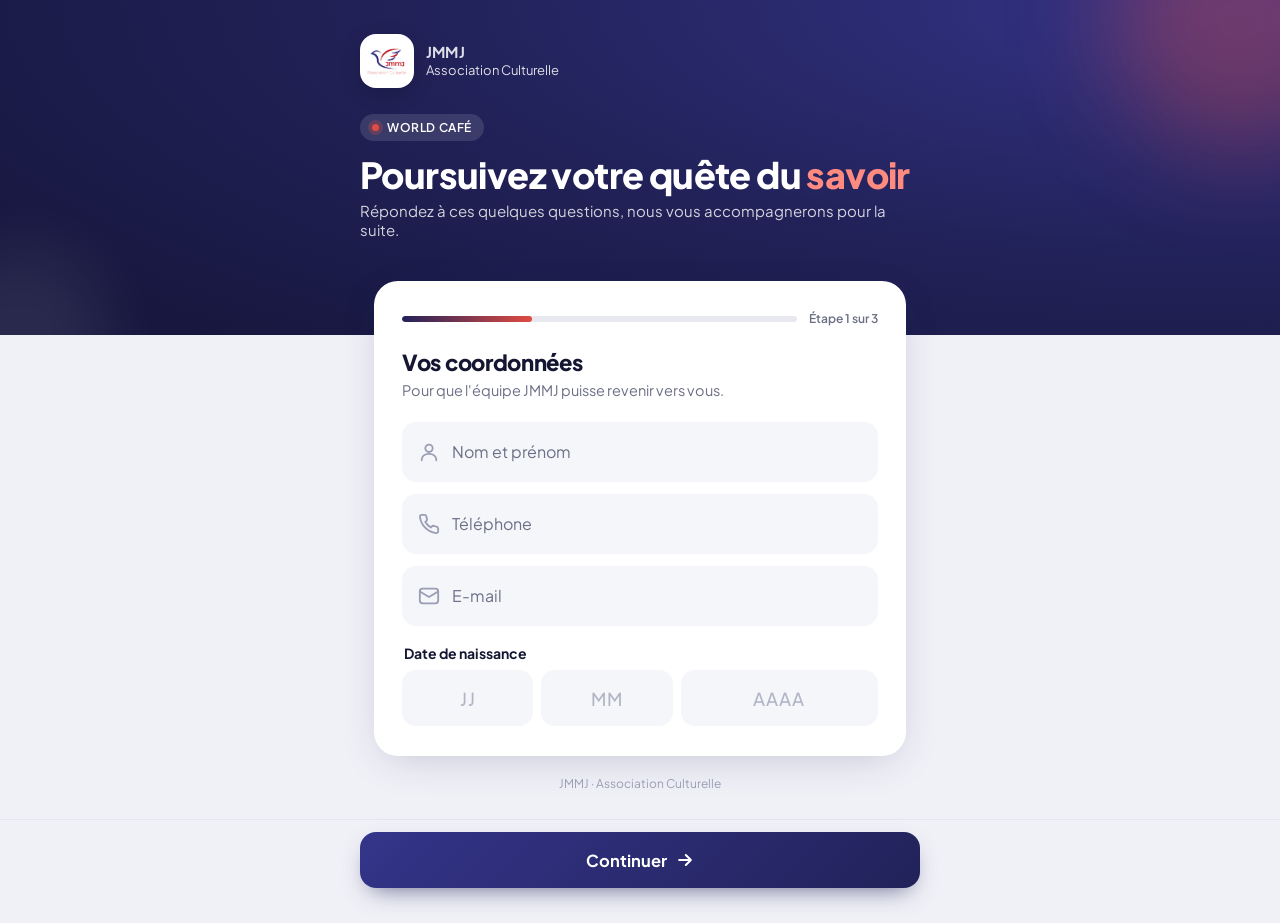
<file: index.html>
<!doctype html>
<html lang="fr">
<head>
  <meta charset="utf-8">
  <meta name="viewport" content="width=device-width, initial-scale=1, viewport-fit=cover">
  <meta name="theme-color" content="#22225a">
  <title>Formulaire JMMJ</title>
  <meta name="description" content="Poursuivez votre quête du savoir avec l'association JMMJ.">
  <link rel="icon" href="assets/logo.png">
  <link rel="preconnect" href="https://fonts.googleapis.com">
  <link rel="preconnect" href="https://fonts.gstatic.com" crossorigin>
  <link href="https://fonts.googleapis.com/css2?family=Plus+Jakarta+Sans:wght@400;500;600;700;800&display=swap" rel="stylesheet">
  <link rel="stylesheet" href="assets/app.css">
</head>
<body>

<header class="hero">
  <div class="hero-inner">
    <div class="brand">
      <div class="brand-logo"><img src="assets/logo.png" alt=""></div>
      <div class="brand-text"><b>JMMJ</b>Association Culturelle</div>
    </div>
    <div class="eyebrow"><i></i>World Café</div>
    <h1>Poursuivez votre quête du <em>savoir</em></h1>
    <p>Répondez à ces quelques questions, nous vous accompagnerons pour la suite.</p>
  </div>
</header>

<main class="shell">
  <div class="card">
    <div class="progress" id="progress">
      <div class="progress-bar"><span id="bar"></span></div>
      <small id="step-label">Étape 1 sur 3</small>
    </div>

    <!-- Étape 1 : coordonnées -->
    <section class="step active" data-step="1">
      <h2>Vos coordonnées</h2>
      <p class="lead">Pour que l'équipe JMMJ puisse revenir vers vous.</p>

      <div class="field" id="f-nom">
        <input id="nom_prenom" type="text" placeholder=" " autocomplete="name" autocapitalize="words" maxlength="200" enterkeyhint="next">
        <label for="nom_prenom">Nom et prénom</label>
        <svg viewBox="0 0 24 24" fill="none" stroke="currentColor" stroke-width="2" stroke-linecap="round"><circle cx="12" cy="8" r="4"/><path d="M4 21c0-4.4 3.6-7 8-7s8 2.6 8 7"/></svg>
      </div>
      <div class="field" id="f-tel">
        <input id="telephone" type="tel" placeholder=" " autocomplete="tel" inputmode="tel" maxlength="40" enterkeyhint="next">
        <label for="telephone">Téléphone</label>
        <svg viewBox="0 0 24 24" fill="none" stroke="currentColor" stroke-width="2" stroke-linecap="round" stroke-linejoin="round"><path d="M22 16.9v3a2 2 0 0 1-2.2 2 19.8 19.8 0 0 1-8.6-3.1 19.5 19.5 0 0 1-6-6A19.8 19.8 0 0 1 2.1 4.2 2 2 0 0 1 4.1 2h3a2 2 0 0 1 2 1.7c.1.9.4 1.8.7 2.7a2 2 0 0 1-.5 2.1L8 9.8a16 16 0 0 0 6 6l1.3-1.3a2 2 0 0 1 2.1-.4c.9.3 1.8.6 2.7.7a2 2 0 0 1 1.7 2z"/></svg>
      </div>
      <div class="field" id="f-email">
        <input id="email" type="email" placeholder=" " autocomplete="email" inputmode="email" autocapitalize="off" maxlength="254" enterkeyhint="next">
        <label for="email">E-mail</label>
        <svg viewBox="0 0 24 24" fill="none" stroke="currentColor" stroke-width="2" stroke-linecap="round" stroke-linejoin="round"><rect x="2" y="4" width="20" height="16" rx="3"/><path d="m22 7-10 6L2 7"/></svg>
      </div>

      <div class="sub-label">Date de naissance</div>
      <div class="dob" id="dob">
        <input id="dob_d" inputmode="numeric" maxlength="2" placeholder="JJ" aria-label="Jour">
        <input id="dob_m" inputmode="numeric" maxlength="2" placeholder="MM" aria-label="Mois">
        <input id="dob_y" inputmode="numeric" maxlength="4" placeholder="AAAA" aria-label="Année">
      </div>
    </section>

    <!-- Étape 2 : intérêts -->
    <section class="step" data-step="2">
      <h2>Qu'est-ce qui vous intéresse ?</h2>
      <p class="lead">Cochez ce que vous recherchez. Plusieurs choix possibles.</p>
      <div class="offers" id="offers"></div>
    </section>

    <!-- Étape 3 : recontact -->
    <section class="step" data-step="3">
      <h2>On vous recontacte ?</h2>
      <p class="lead">Souhaitez-vous être recontacté pour vos inscriptions ?</p>
      <div class="yesno" id="yesno" role="radiogroup">
        <button type="button" class="yn" role="radio" aria-checked="false" data-value="true">
          <span class="emoji">📞</span><span><b>Oui, avec plaisir</b><small>L'équipe vous appelle ou vous écrit</small></span><span class="radio"></span>
        </button>
        <button type="button" class="yn" role="radio" aria-checked="false" data-value="false">
          <span class="emoji">🙂</span><span><b>Non, pas pour l'instant</b><small>Je garde simplement le contact</small></span><span class="radio"></span>
        </button>
      </div>
      <div class="sub-label" style="margin-top:22px">Un mot à nous partager ? <span>facultatif</span></div>
      <div class="textarea">
        <textarea id="message" rows="4" maxlength="2000" placeholder="Une question, une remarque, un besoin particulier…"></textarea>
        <small id="message-count">0 / 2000</small>
      </div>
      <div class="recap" id="recap"></div>
      <p class="consent">Vos informations sont utilisées uniquement par l'association JMMJ pour vous recontacter au sujet de ses activités. Elles ne sont jamais transmises à des tiers et vous pouvez demander leur suppression à tout moment.</p>
    </section>

    <!-- Merci -->
    <section class="step" data-step="done">
      <div class="done">
        <div class="done-badge"><svg viewBox="0 0 24 24" fill="none" stroke="#fff" stroke-width="3" stroke-linecap="round" stroke-linejoin="round"><path d="M5 12.5l4.5 4.5L19 7.5"/></svg></div>
        <h2>Merci <span id="done-name"></span> !</h2>
        <p id="done-text">Vos informations sont bien enregistrées. Votre quête du savoir continue avec nous : à très bientôt.</p>
        <div class="refer">
          <div class="refer-icon">🤝</div>
          <b>Vous connaissez quelqu'un que ça pourrait intéresser ?</b>
          <p>Un proche, un ami, un membre de votre famille : remplissez le formulaire pour lui en quelques secondes.</p>
          <button type="button" class="btn" id="again">Remplir pour un proche</button>
        </div>
      </div>
    </section>

    <div class="error" id="error" role="alert"></div>
  </div>
  <p class="foot">JMMJ · Association Culturelle</p>
</main>

<nav class="actions" id="actions">
  <div class="actions-inner">
    <button type="button" class="btn ghost" id="back" aria-label="Retour" hidden>
      <svg viewBox="0 0 24 24" fill="none" stroke="currentColor" stroke-width="2.5" stroke-linecap="round" stroke-linejoin="round"><path d="M15 18l-6-6 6-6"/></svg>
    </button>
    <button type="button" class="btn" id="next">Continuer
      <svg viewBox="0 0 24 24" fill="none" stroke="currentColor" stroke-width="2.5" stroke-linecap="round" stroke-linejoin="round"><path d="M5 12h14M13 6l6 6-6 6"/></svg>
    </button>
  </div>
</nav>

<script src="config.js"></script>
<script>
const ICONS = {
  calendar: '<path d="M8 2v4M16 2v4"/><rect x="3" y="4" width="18" height="18" rx="3"/><path d="M3 10h18"/>',
  bolt: '<path d="M13 2 3 14h9l-1 8 10-12h-9z"/>',
  book: '<path d="M4 19.5A2.5 2.5 0 0 1 6.5 17H20V3H6.5A2.5 2.5 0 0 0 4 5.5z"/><path d="M4 19.5A2.5 2.5 0 0 0 6.5 22H20v-5"/>',
  screen: '<rect x="2" y="3" width="20" height="14" rx="2.5"/><path d="M8 21h8M12 17v4"/>',
};
const OFFERS = [
  { id: "cours_hebdo", icon: "calendar", title: "Cours hebdomadaires", sub: "Arabe · Coran · Éducation JMMJ" },
  { id: "arabe_intensif", icon: "bolt", title: "Arabe intensif", sub: "Éligible CPF · Démetrias" },
  { id: "coran_tajwid", icon: "book", title: "Coran & Tajwid", sub: "Nouraniya · Printemps des cœurs" },
  { id: "cours_en_ligne", icon: "screen", title: "Cours en ligne", sub: "Arabe · Coran · Éducation · JMMJ en ligne" },
];
const svg = (inner) => `<svg viewBox="0 0 24 24" fill="none" stroke="currentColor" stroke-width="2" stroke-linecap="round" stroke-linejoin="round">${inner}</svg>`;
const TICK = '<svg viewBox="0 0 24 24" fill="none" stroke="currentColor" stroke-width="3" stroke-linecap="round" stroke-linejoin="round"><path d="M5 12.5l4.5 4.5L19 7.5"/></svg>';

const $ = (id) => document.getElementById(id);
const state = { step: 1, interets: new Set(), recontact: null };

$("offers").innerHTML = OFFERS.map((o) => `
  <button type="button" class="offer" aria-pressed="false" data-id="${o.id}">
    <span class="offer-icon">${svg(ICONS[o.icon])}</span>
    <span class="offer-text"><b>${o.title}</b><small>${o.sub}</small></span>
    <span class="check">${TICK}</span>
  </button>`).join("");

$("offers").addEventListener("click", (e) => {
  const card = e.target.closest(".offer");
  if (!card) return;
  const id = card.dataset.id;
  state.interets.has(id) ? state.interets.delete(id) : state.interets.add(id);
  card.setAttribute("aria-pressed", state.interets.has(id));
  navigator.vibrate?.(8);
});

$("yesno").addEventListener("click", (e) => {
  const b = e.target.closest(".yn");
  if (!b) return;
  state.recontact = b.dataset.value === "true";
  document.querySelectorAll(".yn").forEach((x) => x.setAttribute("aria-checked", x === b));
  $("yesno").classList.remove("invalid");
  hideError();
});

// Date de naissance : passage automatique au champ suivant
const dob = ["dob_d", "dob_m", "dob_y"].map($);
dob.forEach((input, i) => input.addEventListener("input", () => {
  input.value = input.value.replace(/\D/g, "");
  if (input.value.length === input.maxLength && dob[i + 1]) dob[i + 1].focus();
}));
const message = $("message");
message.addEventListener("input", () => {
  $("message-count").textContent = `${message.value.length} / 2000`;
  message.style.height = "auto";
  message.style.height = message.scrollHeight + 2 + "px";
});
// Touche « suivant » du clavier mobile
["nom_prenom", "telephone", "email"].forEach((id, i, arr) => $(id).addEventListener("keydown", (e) => {
  if (e.key === "Enter") { e.preventDefault(); (arr[i + 1] ? $(arr[i + 1]) : dob[0]).focus(); }
}));
document.addEventListener("input", (e) => { e.target.closest(".field, .dob")?.classList.remove("invalid"); hideError(); });

function showError(msg, el) {
  const box = $("error");
  box.textContent = msg;
  box.classList.remove("show"); void box.offsetWidth; box.classList.add("show");
  if (el) { el.classList.add("invalid"); el.querySelector("input")?.focus(); }
}
function hideError() { $("error").classList.remove("show"); }

function readDob() {
  const [d, m, y] = dob.map((i) => i.value.trim());
  if (!d && !m && !y) return { value: null };
  const day = +d, month = +m, year = +y;
  const date = new Date(Date.UTC(year, month - 1, day));
  const ok = y.length === 4 && year >= 1900 && date <= new Date() && date.getUTCDate() === day && date.getUTCMonth() === month - 1;
  return ok ? { value: `${y}-${m.padStart(2, "0")}-${d.padStart(2, "0")}` } : { error: true };
}

function validateStep1() {
  const nom = $("nom_prenom").value.trim(), tel = $("telephone").value.trim(), email = $("email").value.trim();
  if (nom.length < 2) return showError("Indiquez votre nom et prénom.", $("f-nom")), false;
  if (tel.replace(/\D/g, "").length < 8) return showError(tel ? "Le numéro de téléphone semble incomplet." : "Indiquez votre numéro de téléphone.", $("f-tel")), false;
  if (!/^[^@\s]+@[^@\s]+\.[^@\s]+$/.test(email)) return showError(email ? "L'adresse e-mail semble incorrecte." : "Indiquez votre adresse e-mail.", $("f-email")), false;
  const birth = readDob();
  if (birth.error || !birth.value) return showError(birth.error ? "Date de naissance incorrecte (JJ / MM / AAAA)." : "Indiquez votre date de naissance.", $("dob")), false;
  return true;
}

function renderRecap() {
  const title = (id) => OFFERS.find((o) => o.id === id).title;
  const esc = (s) => s.replace(/[&<>"']/g, (c) => `&#${c.charCodeAt(0)};`);
  const contact = [$("telephone").value.trim(), $("email").value.trim()].filter(Boolean).map(esc).join(" · ");
  const lines = [];
  if (state.interets.size) lines.push("Intéressé(e) par : " + [...state.interets].map(title).join(", "));
  $("recap").innerHTML = `<b>Récapitulatif</b>${esc($("nom_prenom").value.trim())}<br>${contact}` +
    (lines.length ? "<br>" + lines.join("<br>") : "");
}

function go(step, back = false) {
  hideError();
  state.step = step;
  document.querySelectorAll(".step").forEach((s) => {
    const on = String(s.dataset.step) === String(step);
    s.classList.toggle("active", on);
    s.classList.toggle("back", on && back);
  });
  const done = step === "done";
  $("progress").hidden = done;
  $("actions").hidden = done;
  if (!done) {
    $("bar").style.width = `${(step / 3) * 100}%`;
    $("step-label").textContent = `Étape ${step} sur 3`;
    $("back").hidden = step === 1;
    $("next").classList.toggle("red", step === 3);
    $("next").firstChild.textContent = step === 3 ? "Envoyer " : "Continuer ";
  }
  document.body.classList.toggle("compact", step !== 1);
  if (step === 3) renderRecap();
  window.scrollTo({ top: 0, behavior: "smooth" });
}

$("back").addEventListener("click", () => go(state.step - 1, true));
$("next").addEventListener("click", () => {
  if (state.step === 1) return validateStep1() && go(2);
  if (state.step === 2) return go(3);
  if (state.step === 3) return submit();
});

async function submit() {
  if (state.recontact === null) {
    $("yesno").classList.add("invalid");
    return showError("Choisissez une réponse : oui ou non.");
  }
  const payload = {
    nom_prenom: $("nom_prenom").value.trim(),
    telephone: $("telephone").value.trim(),
    email: $("email").value.trim(),
    date_naissance: readDob().value,
    pour_vous: [...state.interets],
    recontact: state.recontact,
    message: $("message").value.trim(),
  };
  const btn = $("next");
  const label = btn.innerHTML;
  btn.disabled = true;
  btn.innerHTML = '<span class="spinner"></span>Envoi…';
  try {
    const { supabaseUrl, supabaseKey } = window.JMMJ_CONFIG;
    const res = await fetch(`${supabaseUrl}/rest/v1/rpc/jmmj_submit`, {
      method: "POST",
      headers: { "Content-Type": "application/json", apikey: supabaseKey },
      body: JSON.stringify({ payload }),
    });
    if (!res.ok) throw new Error(await res.text());
    $("done-name").textContent = payload.nom_prenom.split(/\s+/)[0];
    $("done-text").textContent = payload.recontact
      ? "Vos informations sont bien enregistrées. L'équipe JMMJ revient vers vous très vite pour la suite de votre parcours."
      : "Vos informations sont bien enregistrées. Votre quête du savoir continue avec nous : à très bientôt.";
    go("done");
  } catch (err) {
    console.error(err);
    showError("L'envoi n'a pas abouti. Vérifiez votre connexion et réessayez.");
  } finally {
    btn.disabled = false;
    btn.innerHTML = label;
  }
}


$("again").addEventListener("click", () => {
  ["nom_prenom", "telephone", "email", "message"].forEach((id) => ($(id).value = ""));
  $("message-count").textContent = "0 / 2000";
  $("message").style.height = "";
  dob.forEach((i) => (i.value = ""));
  state.interets.clear();
  state.recontact = null;
  document.querySelectorAll(".offer").forEach((o) => o.setAttribute("aria-pressed", "false"));
  document.querySelectorAll(".yn").forEach((x) => x.setAttribute("aria-checked", "false"));
  go(1, true);
  $("nom_prenom").focus();
});
</script>
</body>
</html>
</file>
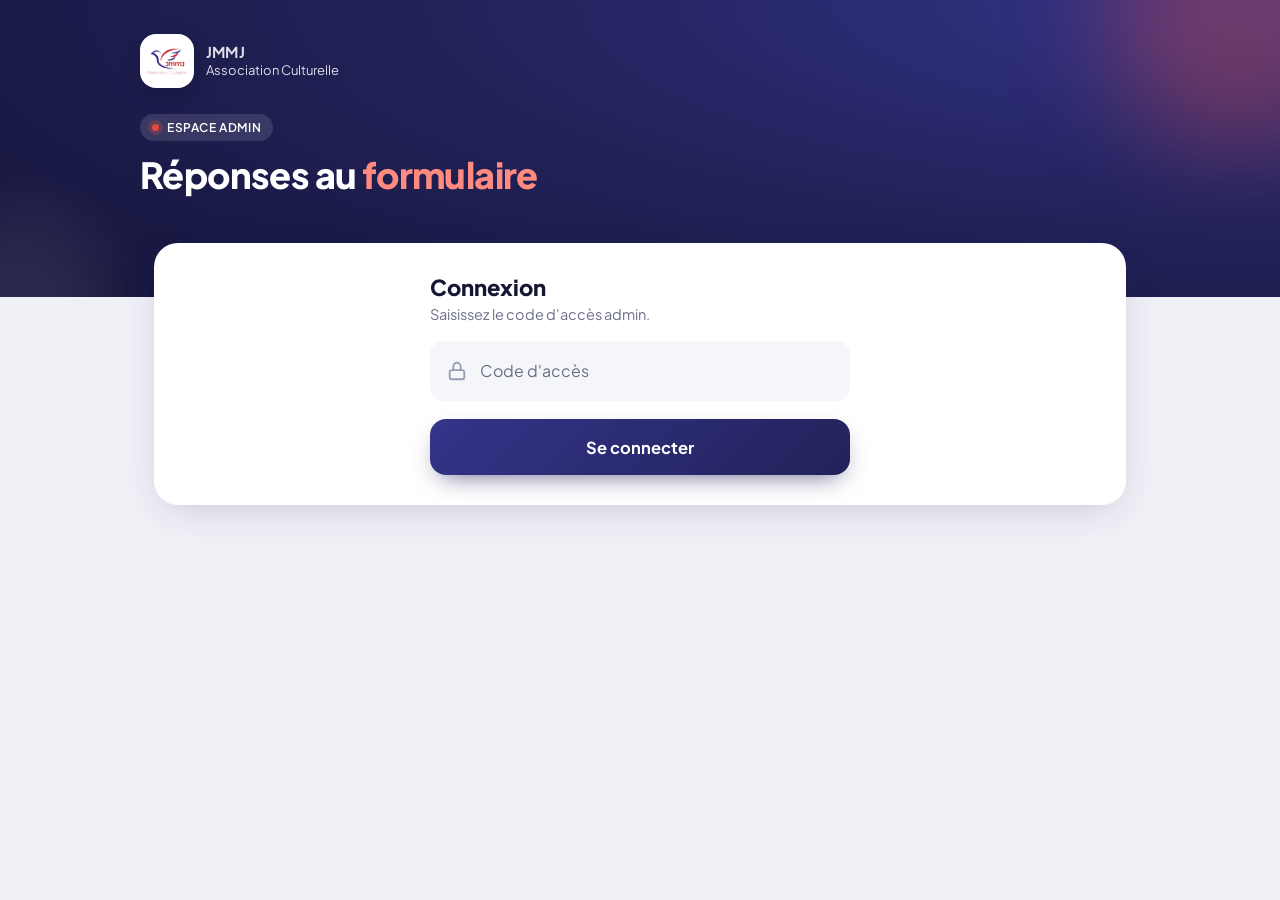
<file: admin.html>
<!doctype html>
<html lang="fr">
<head>
  <meta charset="utf-8">
  <meta name="viewport" content="width=device-width, initial-scale=1, viewport-fit=cover">
  <meta name="theme-color" content="#24245c">
  <meta name="robots" content="noindex">
  <title>Admin JMMJ</title>
  <link rel="icon" href="assets/logo.png">
  <link rel="preconnect" href="https://fonts.googleapis.com">
  <link rel="preconnect" href="https://fonts.gstatic.com" crossorigin>
  <link href="https://fonts.googleapis.com/css2?family=Plus+Jakarta+Sans:wght@400;500;600;700;800&display=swap" rel="stylesheet">
  <link rel="stylesheet" href="assets/app.css">
  <style>
    .shell { max-width: 1000px; padding-bottom: 40px; }
    .login { max-width: 420px; margin: 0 auto; }
    .login .btn { width: 100%; margin-top: 6px; }
    .toolbar { display: flex; flex-wrap: wrap; gap: 8px; margin-bottom: 16px; }
    .search { flex: 1 1 240px; height: 50px; padding: 0 16px; font: inherit; font-size: 16px; border: 1.5px solid transparent; border-radius: 14px; background: var(--field); outline: none; }
    .search:focus { border-color: var(--navy); background: #fff; }
    .toolbar .btn { flex: 0 0 auto; height: 50px; padding: 0 18px; font-size: 15px; }
    .btn.light { background: #fff; color: var(--navy); border: 1.5px solid var(--line); box-shadow: none; }
    .stats { display: grid; grid-template-columns: repeat(auto-fit, minmax(150px, 1fr)); gap: 10px; margin-bottom: 18px; }
    .stat { background: var(--field); border-radius: 16px; padding: 14px 16px; }
    .stat b { display: block; font-size: 26px; font-weight: 800; color: var(--navy); }
    .stat span { font-size: 12.5px; color: var(--muted); }
    .stat.hl { background: linear-gradient(135deg, var(--navy-2), var(--navy)); }
    .stat.hl b, .stat.hl span { color: #fff; }
    .list { display: grid; gap: 10px; grid-template-columns: repeat(auto-fill, minmax(300px, 1fr)); }
    .item { border: 1.5px solid var(--line); border-radius: 18px; padding: 16px; font-size: 14px; line-height: 1.55; }
    .item-head { display: flex; justify-content: space-between; gap: 10px; align-items: flex-start; }
    .item-head b { font-size: 16px; }
    .item time { display: block; color: var(--muted); font-size: 12px; margin-bottom: 8px; }
    .item a { color: var(--navy); font-weight: 600; text-decoration: none; }
    .tags { display: flex; flex-wrap: wrap; gap: 6px; margin-top: 4px; }
    .tag { background: #ececf8; color: var(--navy); border-radius: 999px; padding: 3px 10px; font-size: 12px; font-weight: 600; }
    .tag.red { background: var(--red-soft); color: #b42318; }
    .pill { flex: none; font-weight: 700; font-size: 11.5px; padding: 4px 9px; border-radius: 8px; }
    .pill.yes { background: #e2f6ec; color: var(--ok); }
    .pill.no { background: var(--field); color: var(--muted); }
    .msg { margin-top: 4px; padding: 10px 12px; border-radius: 12px; background: var(--field); white-space: pre-wrap; word-break: break-word; }
    .wa { display: flex; align-items: center; justify-content: center; gap: 8px; margin-top: 12px; height: 44px; border-radius: 12px; background: #25d366; color: #fff !important; font-weight: 700; font-size: 14px; text-decoration: none; }
    .wa svg { width: 18px; height: 18px; }
    .wa:active { transform: scale(0.98); }
    .del { background: none; border: 0; color: var(--muted); font-size: 12px; text-decoration: underline; cursor: pointer; padding: 0; margin-top: 10px; }
    .empty { text-align: center; color: var(--muted); padding: 40px 0; grid-column: 1 / -1; }
    .label-sm { font-size: 11.5px; font-weight: 700; text-transform: uppercase; letter-spacing: 0.5px; color: var(--muted); margin-top: 10px; }
  </style>
</head>
<body>
<div class="page">
<header class="hero">
  <div class="hero-inner" style="max-width:1000px">
    <div class="brand">
      <div class="brand-logo"><img src="assets/logo.png" alt=""></div>
      <div class="brand-text"><b>JMMJ</b>Association Culturelle</div>
    </div>
    <div class="eyebrow"><i></i>Espace admin</div>
    <h1>Réponses au <em>formulaire</em></h1>
  </div>
</header>

<main class="shell">
  <div class="card">
    <form class="login" id="login">
      <h2 style="margin:0 0 4px;font-size:22px;font-weight:800">Connexion</h2>
      <p style="margin:0 0 18px;color:var(--muted);font-size:14.5px">Saisissez le code d'accès admin.</p>
      <div class="field">
        <input type="password" id="code" placeholder=" " autocomplete="current-password" autocapitalize="characters">
        <label for="code">Code d'accès</label>
        <svg viewBox="0 0 24 24" fill="none" stroke="currentColor" stroke-width="2" stroke-linecap="round"><rect x="4" y="11" width="16" height="10" rx="2.5"/><path d="M8 11V7a4 4 0 0 1 8 0v4"/></svg>
      </div>
      <div class="error" id="login-error"></div>
      <button class="btn" type="submit" id="login-btn">Se connecter</button>
    </form>

    <div id="app" hidden>
      <div class="stats" id="stats"></div>
      <div class="toolbar">
        <input type="search" class="search" id="search" placeholder="Rechercher…">
        <button class="btn red" type="button" id="csv">Exporter CSV</button>
        <button class="btn light" type="button" id="refresh">Actualiser</button>
        <button class="btn light" type="button" id="logout">Déconnexion</button>
      </div>
      <div class="list" id="list"></div>
    </div>
  </div>
</main>

<script src="config.js"></script>
<script>
const LABELS = {
  cours_hebdo: "Cours hebdomadaires",
  arabe_intensif: "Arabe intensif / CPF / Démetrias",
  coran_tajwid: "Coran / Tajwid / Nouraniya",
  cours_en_ligne: "Cours en ligne",
};
const KEY = "jmmj_admin_code";
const $ = (id) => document.getElementById(id);
let rows = [];

function storage(action, value) {
  try {
    if (action === "get") return sessionStorage.getItem(KEY);
    if (action === "set") sessionStorage.setItem(KEY, value);
    if (action === "del") sessionStorage.removeItem(KEY);
  } catch (_) { return null; }
}

async function rpc(fn, body) {
  const { supabaseUrl, supabaseKey } = window.JMMJ_CONFIG;
  const res = await fetch(`${supabaseUrl}/rest/v1/rpc/${fn}`, {
    method: "POST",
    headers: { "Content-Type": "application/json", apikey: supabaseKey },
    body: JSON.stringify(body),
  });
  const text = await res.text();
  if (!res.ok) {
    const err = new Error(text);
    err.badCode = text.includes("code_invalide");
    throw err;
  }
  return text ? JSON.parse(text) : null;
}

// Message WhatsApp pré-rempli envoyé aux personnes qui ont rempli le formulaire
const whatsappMessage = (prenom) => `Salam aleykoum${prenom ? " " + prenom : ""} 🌸

Voici les informations pour les cours de JMMJ :

📚 Cours d'islam : lundi, mardi ou mercredi soir, à partir de 18h30, selon l'âge, le niveau et les places disponibles. Pour les plus de 30 ans, les cours ont lieu uniquement le mercredi.

📖 Cours de Coran : dimanche de 18h30 à 20h00.

💶 Tarifs annuels, supports de cours inclus :
* Islam + Coran : 330 €
* Islam uniquement : 180 €

📞 Pour les inscriptions, les disponibilités et les horaires précis, contactez directement Ansa Racha à JMMJ au 07 69 96 14 22.`;

// Numéro au format international sans « + » (06… → 336…), attendu par wa.me
function waNumber(tel) {
  let n = String(tel || "").replace(/[^0-9+]/g, "");
  if (n.startsWith("+")) n = n.slice(1);
  else if (n.startsWith("00")) n = n.slice(2);
  else if (/^0[1-9]\d{8}$/.test(n)) n = "33" + n.slice(1);
  return n;
}
// Premier mot du champ « Nom et prénom », mis en forme (« rayyan » → « Rayyan »)
const prenom = (nom) => {
  const p = String(nom || "").trim().split(/\s+/)[0] || "";
  return p.charAt(0).toUpperCase() + p.slice(1).toLowerCase();
};
// wa.me abîme les émojis en redirigeant vers WhatsApp Web : on cible directement
// WhatsApp Web sur ordinateur, et l'application elle-même sur téléphone.
const isMobile = /Android|iPhone|iPad|iPod/i.test(navigator.userAgent);
const waLink = (r) => {
  const q = `phone=${waNumber(r.telephone)}&text=${encodeURIComponent(whatsappMessage(prenom(r.nom_prenom)))}`;
  return isMobile ? `whatsapp://send?${q}` : `https://web.whatsapp.com/send?${q}`;
};

const esc = (s) => String(s ?? "").replace(/[&<>"']/g, (c) => ({ "&": "&amp;", "<": "&lt;", ">": "&gt;", '"': "&quot;", "'": "&#39;" }[c]));
const fmtDate = (iso) => new Date(iso).toLocaleString("fr-FR", { dateStyle: "short", timeStyle: "short" });
const fmtBirth = (d) => (d ? d.split("-").reverse().join("/") : "");
const labels = (arr) => (arr || []).map((v) => LABELS[v] || v);

async function load(code) {
  rows = await rpc("jmmj_admin_list", { p_code: code });
  render();
}

function render() {
  const q = $("search").value.trim().toLowerCase();
  const shown = rows.filter((r) => !q || [r.nom_prenom, r.telephone, r.email, r.message].join(" ").toLowerCase().includes(q));

  const count = (group, key) => rows.filter((r) => r[group].includes(key)).length;
  $("stats").innerHTML = [
    [rows.length, "réponses"],
    [rows.filter((r) => r.recontact).length, "à recontacter"],
    ...Object.keys(LABELS).map((k) => [count("pour_vous", k), LABELS[k]]),
  ].map(([n, l], i) => `<div class="stat${i < 2 ? " hl" : ""}"><b>${n}</b><span>${esc(l)}</span></div>`).join("");

  if (!shown.length) {
    $("list").innerHTML = `<div class="empty">${rows.length ? "Aucun résultat." : "Aucune réponse pour l'instant."}</div>`;
    return;
  }
  $("list").innerHTML = shown.map((r) => `
    <div class="item">
      <div class="item-head">
        <b>${esc(r.nom_prenom)}</b>
        <span class="pill ${r.recontact ? "yes" : "no"}">${r.recontact ? "À recontacter" : "Pas de rappel"}</span>
      </div>
      <time>${fmtDate(r.created_at)}</time>
      <div>
        ${r.telephone ? `📞 <a href="tel:${esc(r.telephone)}">${esc(r.telephone)}</a>` : ""}
        ${r.telephone && r.email ? " · " : ""}
        ${r.email ? `✉️ <a href="mailto:${esc(r.email)}">${esc(r.email)}</a>` : ""}
        ${r.date_naissance ? ` · né(e) le ${fmtBirth(r.date_naissance)}` : ""}
      </div>
      ${r.pour_vous.length ? `<div class="label-sm">Intérêts</div><div class="tags">${labels(r.pour_vous).map((l) => `<span class="tag">${esc(l)}</span>`).join("")}</div>` : ""}
      ${r.message ? `<div class="label-sm">Message</div><div class="msg">${esc(r.message)}</div>` : ""}
      ${r.telephone ? `<a class="wa" href="${waLink(r)}"${isMobile ? "" : ' target="_blank" rel="noopener"'}><svg viewBox="0 0 24 24" fill="currentColor"><path d="M17.5 14.4c-.3-.1-1.8-.9-2-1-.3-.1-.5-.1-.7.1-.2.3-.8 1-.9 1.2-.2.2-.3.2-.6.1-.3-.1-1.3-.5-2.4-1.5-.9-.8-1.5-1.8-1.7-2.1-.2-.3 0-.5.1-.6l.4-.5c.2-.2.2-.3.3-.5.1-.2 0-.4 0-.5l-.9-2.2c-.2-.6-.5-.5-.7-.5h-.6c-.2 0-.5.1-.8.4-.3.3-1 1-1 2.5s1.1 2.9 1.2 3.1c.1.2 2.1 3.2 5.1 4.5.7.3 1.3.5 1.7.6.7.2 1.4.2 1.9.1.6-.1 1.8-.7 2-1.4.2-.7.2-1.3.2-1.4-.1-.1-.3-.2-.6-.3zM12 21.8c-1.8 0-3.5-.5-5-1.4l-.4-.2-3.7 1 1-3.6-.2-.4A9.8 9.8 0 0 1 2.2 12C2.2 6.6 6.6 2.2 12 2.2S21.8 6.6 21.8 12 17.4 21.8 12 21.8zM12 0C5.4 0 0 5.4 0 12c0 2.1.6 4.2 1.6 6L0 24l6.2-1.6A12 12 0 0 0 24 12C24 5.4 18.6 0 12 0z"/></svg>Envoyer les infos sur WhatsApp</a>` : ""}
      <button class="del" data-id="${esc(r.id)}" data-name="${esc(r.nom_prenom)}">Supprimer</button>
    </div>`).join("");
}

function exportCsv() {
  const head = ["Date", "Nom Prénom", "Téléphone", "E-mail", "Date de naissance", "Intérêts", "Recontact", "Message"];
  const cell = (v) => `"${String(v ?? "").replace(/"/g, '""')}"`;
  const lines = [...rows].reverse().map((r) => [
    fmtDate(r.created_at), r.nom_prenom, r.telephone, r.email, fmtBirth(r.date_naissance),
    labels(r.pour_vous).join(" | "), r.recontact ? "OUI" : "NON", r.message,
  ].map(cell).join(";"));
  // BOM + « ; » : s'ouvre directement avec les accents dans Excel (FR)
  const blob = new Blob(["﻿" + [head.map(cell).join(";"), ...lines].join("\r\n")], { type: "text/csv;charset=utf-8" });
  const a = document.createElement("a");
  a.href = URL.createObjectURL(blob);
  a.download = `formulaire-jmmj-${new Date().toISOString().slice(0, 10)}.csv`;
  a.click();
  URL.revokeObjectURL(a.href);
}

function showApp(show) {
  $("login").hidden = show;
  $("app").hidden = !show;
}

$("login").addEventListener("submit", async (e) => {
  e.preventDefault();
  const code = $("code").value.trim().toUpperCase();
  $("login-btn").disabled = true;
  $("login-error").classList.remove("show");
  try {
    await load(code);
    storage("set", code);
    showApp(true);
  } catch (err) {
    $("login-error").textContent = err.badCode ? "Code incorrect." : "Connexion impossible. Réessayez.";
    $("login-error").classList.add("show");
  } finally {
    $("login-btn").disabled = false;
  }
});

$("search").addEventListener("input", render);
$("csv").addEventListener("click", exportCsv);
$("refresh").addEventListener("click", () => load(storage("get")).catch(() => alert("Actualisation impossible.")));
$("logout").addEventListener("click", () => { storage("del"); rows = []; $("code").value = ""; showApp(false); });
$("list").addEventListener("click", async (e) => {
  const btn = e.target.closest(".del");
  if (!btn || !confirm(`Supprimer la réponse de ${btn.dataset.name} ?`)) return;
  const code = storage("get");
  await rpc("jmmj_admin_delete", { p_code: code, p_id: btn.dataset.id });
  await load(code);
});

const saved = storage("get");
if (saved) load(saved).then(() => showApp(true)).catch(() => storage("del"));
</script>
</body>
</html>
</file>
<file: assets/app.css>
[hidden] { display: none !important; }

:root {
  --navy: #22225a;
  --navy-2: #34348a;
  --red: #e04b42;
  --red-soft: #fdecea;
  --ink: #151632;
  --muted: #6c6f86;
  --line: #e7e8f0;
  --field: #f5f6fa;
  --bg: #f0f1f7;
  --card: #ffffff;
  --ok: #17a05d;
  --radius: 18px;
  --shadow: 0 10px 40px -12px rgba(34, 34, 90, 0.25);
  --ease: cubic-bezier(0.2, 0.8, 0.2, 1);
}

* { box-sizing: border-box; }
html, body { margin: 0; }
body {
  background: var(--bg);
  color: var(--ink);
  font-family: "Plus Jakarta Sans", system-ui, -apple-system, "Segoe UI", Roboto, sans-serif;
  -webkit-font-smoothing: antialiased;
  -webkit-text-size-adjust: 100%;
}
button { font: inherit; color: inherit; }

/* ---------- Hero ---------- */
.hero {
  position: relative;
  overflow: hidden;
  background: radial-gradient(120% 140% at 100% 0%, var(--navy-2) 0%, var(--navy) 55%, #17173f 100%);
  color: #fff;
  padding: 22px 20px 78px;
}
.hero::before, .hero::after {
  content: "";
  position: absolute;
  border-radius: 50%;
  pointer-events: none;
}
.hero::before { width: 260px; height: 260px; right: -90px; top: -110px; background: rgba(224, 75, 66, 0.35); filter: blur(50px); }
.hero::after { width: 180px; height: 180px; left: -70px; bottom: -90px; background: rgba(255, 255, 255, 0.08); filter: blur(30px); }
.hero-inner { position: relative; max-width: 560px; margin: 0 auto; }
.brand { display: flex; align-items: center; gap: 12px; }
.brand-logo {
  width: 54px; height: 54px; flex: none;
  border-radius: 16px; background: #fff;
  display: grid; place-items: center;
  box-shadow: 0 6px 20px rgba(0, 0, 0, 0.18);
}
.brand-logo img { width: 46px; height: auto; }
.brand-text { font-size: 13px; line-height: 1.35; opacity: 0.85; }
.brand-text b { display: block; font-size: 15px; opacity: 1; letter-spacing: 0.2px; }
.eyebrow {
  display: inline-flex; align-items: center; gap: 8px;
  margin-top: 26px; padding: 6px 12px;
  border-radius: 999px; background: rgba(255, 255, 255, 0.12);
  font-size: 12px; font-weight: 600; letter-spacing: 0.6px; text-transform: uppercase;
}
.eyebrow i { width: 7px; height: 7px; border-radius: 50%; background: var(--red); box-shadow: 0 0 0 4px rgba(224, 75, 66, 0.25); }
.hero h1 { margin: 14px 0 6px; font-size: 30px; line-height: 1.12; font-weight: 800; letter-spacing: -0.6px; }
.hero h1 em { font-style: normal; color: #ff8a80; }
.hero p { margin: 0; font-size: 15px; opacity: 0.8; }

/* ---------- Carte principale ---------- */
.shell { max-width: 560px; margin: -54px auto 0; padding: 0 14px 120px; position: relative; }
.card {
  background: var(--card);
  border-radius: 24px;
  box-shadow: var(--shadow);
  padding: 22px 18px 24px;
}

.progress { display: flex; align-items: center; gap: 12px; margin-bottom: 22px; }
.progress-bar { flex: 1; height: 6px; border-radius: 99px; background: var(--line); overflow: hidden; }
.progress-bar span { display: block; height: 100%; width: 33%; border-radius: inherit; background: linear-gradient(90deg, var(--navy), var(--red)); transition: width 0.5s var(--ease); }
.progress small { font-size: 12px; font-weight: 600; color: var(--muted); white-space: nowrap; }

.step { display: none; animation: in 0.45s var(--ease); }
.step.active { display: block; }
.step.back { animation-name: in-back; }
@keyframes in { from { opacity: 0; transform: translateX(24px); } to { opacity: 1; transform: none; } }
@keyframes in-back { from { opacity: 0; transform: translateX(-24px); } to { opacity: 1; transform: none; } }

.step h2 { margin: 0 0 4px; font-size: 22px; font-weight: 800; letter-spacing: -0.3px; }
.step .lead { margin: 0 0 20px; color: var(--muted); font-size: 14.5px; line-height: 1.5; }

/* ---------- Champs ---------- */
.field { position: relative; margin-bottom: 12px; }
.field input {
  width: 100%;
  height: 60px;
  padding: 24px 16px 8px 50px;
  font: inherit; font-size: 17px; font-weight: 500;
  color: var(--ink);
  background: var(--field);
  border: 1.5px solid transparent;
  border-radius: 14px;
  outline: none;
  transition: border-color 0.2s, background 0.2s, box-shadow 0.2s;
}
.field label {
  position: absolute; left: 50px; top: 19px;
  font-size: 16px; color: var(--muted);
  pointer-events: none;
  transition: all 0.18s var(--ease);
}
.field input:focus, .field input:not(:placeholder-shown) { background: #fff; border-color: var(--line); }
.field input:focus { border-color: var(--navy); box-shadow: 0 0 0 4px rgba(34, 34, 90, 0.08); }
.field input:focus + label, .field input:not(:placeholder-shown) + label { top: 9px; font-size: 11.5px; font-weight: 600; letter-spacing: 0.3px; color: var(--navy); }
.field svg { position: absolute; left: 16px; top: 19px; width: 22px; height: 22px; color: #9a9db3; transition: color 0.2s; }
.field:focus-within svg { color: var(--navy); }
.field.invalid input { border-color: var(--red); background: #fffafa; }
.field.invalid svg { color: var(--red); }

.sub-label { display: flex; justify-content: space-between; align-items: baseline; margin: 18px 2px 8px; font-size: 14px; font-weight: 700; }
.sub-label span { font-weight: 500; font-size: 12.5px; color: var(--muted); }
.dob { display: grid; grid-template-columns: 1fr 1fr 1.5fr; gap: 8px; }
.dob input {
  height: 56px; width: 100%; text-align: center;
  font: inherit; font-size: 18px; font-weight: 600; letter-spacing: 1px;
  background: var(--field); border: 1.5px solid transparent; border-radius: 14px; outline: none;
  transition: border-color 0.2s, background 0.2s;
}
.dob input::placeholder { color: #b3b5c7; font-weight: 500; }
.dob input:focus { border-color: var(--navy); background: #fff; }
.dob.invalid input { border-color: var(--red); }

.note { display: flex; gap: 8px; align-items: center; margin: 2px 2px 0; font-size: 12.5px; color: var(--muted); }
.note::before { content: ""; width: 6px; height: 6px; border-radius: 50%; background: #c4c6d6; flex: none; }

/* ---------- Offres ---------- */
.offers { display: grid; gap: 10px; }
.offer {
  display: flex; align-items: center; gap: 14px;
  width: 100%; padding: 14px; text-align: left;
  border: 1.5px solid var(--line); border-radius: var(--radius); background: #fff;
  cursor: pointer; -webkit-tap-highlight-color: transparent;
  transition: border-color 0.2s, background 0.2s, box-shadow 0.2s, transform 0.15s;
}
.offer:active { transform: scale(0.985); }
.offer-icon {
  width: 46px; height: 46px; flex: none; border-radius: 14px;
  display: grid; place-items: center;
  background: var(--red-soft); color: var(--red);
  transition: background 0.2s, color 0.2s;
}
.offer-icon svg { width: 22px; height: 22px; }
.offer-text { flex: 1; min-width: 0; }
.offer-text b { display: block; font-size: 15.5px; font-weight: 700; }
.offer-text small { display: block; margin-top: 2px; font-size: 12.5px; color: var(--muted); line-height: 1.4; }
.offer .check {
  width: 26px; height: 26px; flex: none; border-radius: 8px;
  border: 2px solid #cfd1de; display: grid; place-items: center;
  color: #fff; transition: all 0.2s var(--ease);
}
.offer .check svg { width: 15px; height: 15px; opacity: 0; transition: opacity 0.15s; }
.offer[aria-pressed="true"] { border-color: var(--navy); background: #f7f7fd; box-shadow: 0 8px 24px -14px rgba(34, 34, 90, 0.5); }
.offer[aria-pressed="true"] .offer-icon { background: var(--navy); color: #fff; }
.offer[aria-pressed="true"] .check { background: var(--navy); border-color: var(--navy); }
.offer[aria-pressed="true"] .check svg { opacity: 1; }

/* ---------- Oui / Non ---------- */
.yesno { display: grid; gap: 10px; }
.yn {
  display: flex; align-items: center; gap: 14px;
  width: 100%; padding: 16px; text-align: left;
  border: 1.5px solid var(--line); border-radius: var(--radius); background: #fff;
  cursor: pointer; -webkit-tap-highlight-color: transparent;
  transition: all 0.2s var(--ease);
}
.yn .emoji { width: 46px; height: 46px; flex: none; border-radius: 14px; display: grid; place-items: center; font-size: 22px; background: var(--field); transition: background 0.2s; }
.yn b { display: block; font-size: 16px; }
.yn small { color: var(--muted); font-size: 13px; }
.yn .radio { margin-left: auto; width: 24px; height: 24px; flex: none; border-radius: 50%; border: 2px solid #cfd1de; transition: all 0.2s; }
.yn[aria-checked="true"] { border-color: var(--navy); background: #f7f7fd; }
.yn[aria-checked="true"] .radio { border: 7px solid var(--navy); }
.yn[aria-checked="true"] .emoji { background: #fff; }
.yesno.invalid .yn { border-color: var(--red); }

.recap { margin-top: 18px; padding: 14px 16px; border-radius: 14px; background: var(--field); font-size: 13.5px; line-height: 1.6; }
.recap b { display: block; font-size: 12px; text-transform: uppercase; letter-spacing: 0.6px; color: var(--muted); margin-bottom: 4px; }
.consent { margin: 14px 2px 0; font-size: 12px; line-height: 1.55; color: var(--muted); }

.error {
  display: none; margin-top: 14px; padding: 12px 14px;
  border-radius: 12px; background: var(--red-soft); color: #b42318;
  font-size: 14px; font-weight: 500;
}
.error.show { display: block; animation: shake 0.35s; }
@keyframes shake { 25% { transform: translateX(-4px); } 75% { transform: translateX(4px); } }

/* ---------- Barre d'action ---------- */
.actions {
  position: fixed; left: 0; right: 0; bottom: 0; z-index: 10;
  padding: 12px 14px calc(12px + env(safe-area-inset-bottom));
  background: rgba(240, 241, 247, 0.85);
  backdrop-filter: blur(14px); -webkit-backdrop-filter: blur(14px);
  border-top: 1px solid rgba(34, 34, 90, 0.06);
}
.actions-inner { max-width: 560px; margin: 0 auto; display: flex; gap: 10px; }
.btn {
  flex: 1; height: 56px; border: 0; border-radius: 16px;
  display: inline-flex; align-items: center; justify-content: center; gap: 8px;
  font-size: 16.5px; font-weight: 700; color: #fff;
  background: linear-gradient(135deg, var(--navy-2), var(--navy));
  box-shadow: 0 10px 24px -10px rgba(34, 34, 90, 0.7);
  cursor: pointer; -webkit-tap-highlight-color: transparent;
  transition: transform 0.15s, opacity 0.2s;
}
.btn svg { width: 20px; height: 20px; }
.btn:active { transform: scale(0.98); }
.btn[disabled] { opacity: 0.6; cursor: wait; }
.btn.ghost { flex: 0 0 56px; background: #fff; color: var(--navy); box-shadow: none; border: 1.5px solid var(--line); }
.btn.red { background: linear-gradient(135deg, #f0645b, var(--red)); box-shadow: 0 10px 24px -10px rgba(224, 75, 66, 0.8); }
.spinner { width: 20px; height: 20px; border-radius: 50%; border: 2.5px solid rgba(255, 255, 255, 0.4); border-top-color: #fff; animation: spin 0.7s linear infinite; }
@keyframes spin { to { transform: rotate(360deg); } }

/* ---------- Merci ---------- */
.done { text-align: center; padding: 8px 2px 2px; }
.done-badge {
  width: 72px; height: 72px; margin: 0 auto 14px; border-radius: 50%;
  display: grid; place-items: center;
  background: radial-gradient(circle at 30% 30%, #2fd07f, var(--ok));
  box-shadow: 0 14px 34px -10px rgba(23, 160, 93, 0.6);
  animation: pop 0.6s var(--ease);
}
.done-badge svg { width: 38px; height: 38px; stroke-dasharray: 30; stroke-dashoffset: 30; animation: draw 0.5s 0.3s var(--ease) forwards; }
@keyframes pop { 0% { transform: scale(0.4); opacity: 0; } 70% { transform: scale(1.08); } 100% { transform: scale(1); opacity: 1; } }
@keyframes draw { to { stroke-dashoffset: 0; } }
.done h2 { margin: 0 0 8px; font-size: 26px; font-weight: 800; }
.done p { margin: 0 auto 6px; max-width: 320px; color: var(--muted); line-height: 1.55; }

.foot { text-align: center; font-size: 12px; color: #9a9db3; margin-top: 20px; }

@media (min-width: 640px) {
  .hero { padding: 34px 20px 96px; }
  .hero h1 { font-size: 36px; }
  .card { padding: 30px 28px; }
}
@media (prefers-reduced-motion: reduce) {
  *, *::before, *::after { animation: none !important; transition: none !important; }
}

/* En-tête compact après l'étape 1 */
body.compact .hero { padding-bottom: 70px; }
body.compact .hero .eyebrow, body.compact .hero p { display: none; }
body.compact .hero h1 { font-size: 22px; margin-top: 16px; }

/* Champ libre */
.textarea { position: relative; }
.textarea textarea {
  display: block; width: 100%; min-height: 112px; resize: none;
  padding: 14px 16px 28px;
  font: inherit; font-size: 16px; line-height: 1.5; color: var(--ink);
  background: var(--field); border: 1.5px solid transparent; border-radius: 14px; outline: none;
  transition: border-color 0.2s, background 0.2s, box-shadow 0.2s;
}
.textarea textarea::placeholder { color: #a3a6ba; }
.textarea textarea:focus { background: #fff; border-color: var(--navy); box-shadow: 0 0 0 4px rgba(34, 34, 90, 0.08); }
.textarea small { position: absolute; right: 12px; bottom: 8px; font-size: 11px; color: #a3a6ba; }

/* Recommandation en fin de parcours */
.refer {
  margin-top: 26px; padding: 20px 18px;
  border-radius: 20px; background: var(--field); text-align: center;
}
.refer-icon { width: 52px; height: 52px; margin: 0 auto 10px; border-radius: 16px; background: #fff; display: grid; place-items: center; font-size: 26px; box-shadow: 0 6px 18px -10px rgba(34, 34, 90, 0.4); }
.refer b { display: block; font-size: 17px; line-height: 1.35; }
.refer p { margin: 6px auto 16px; font-size: 14px; }
.refer .btn { width: 100%; flex: none; }
</file>
